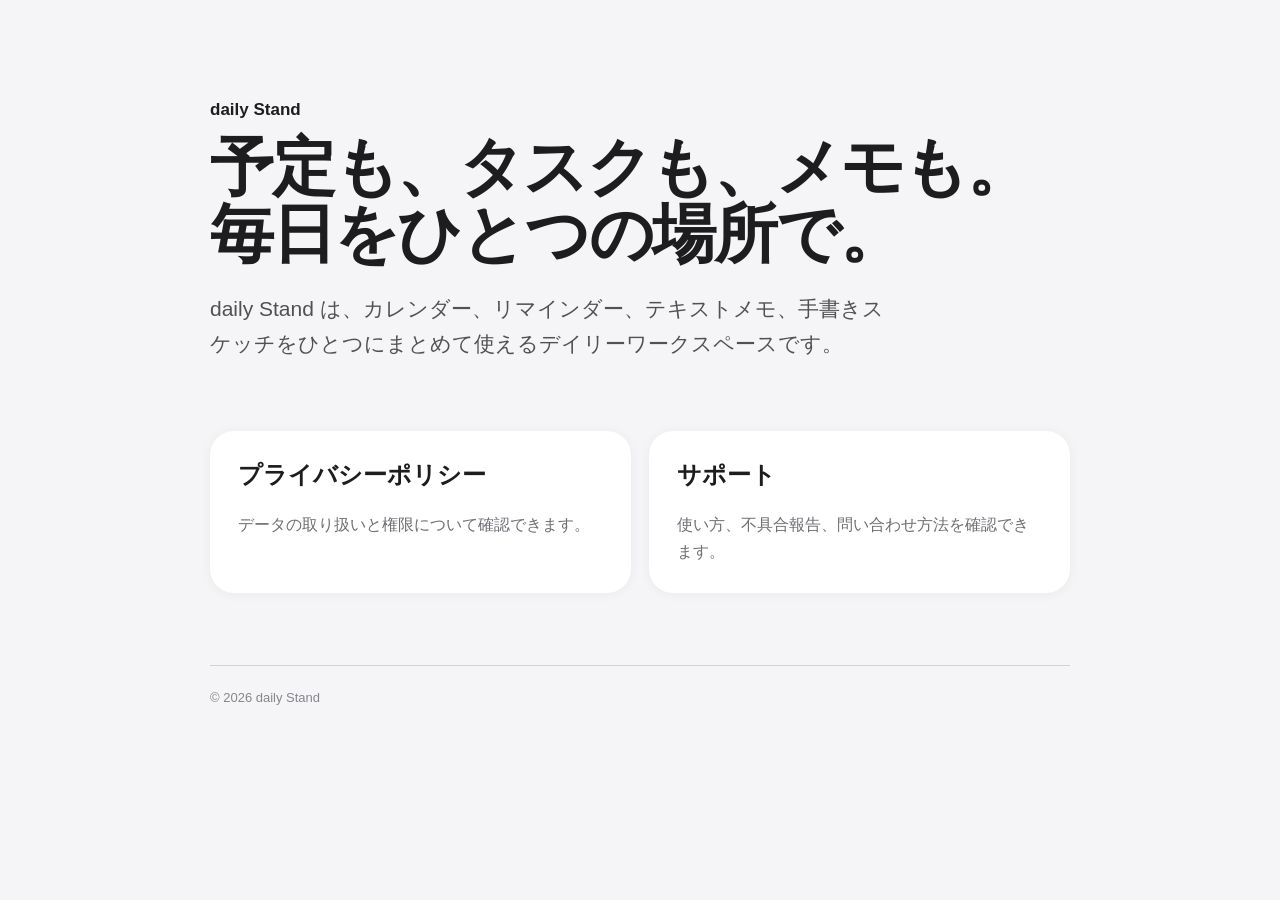
<file: index.html>
<!doctype html>
<html lang="ja">
<head>
  <meta charset="utf-8">
  <meta name="viewport" content="width=device-width,initial-scale=1">
  <title>daily Stand</title>
  <meta name="description" content="daily Stand - 予定・リマインダー・メモ・手書きをひとつにまとめるデイリーワークスペース">
  <link rel="stylesheet" href="styles.css">
</head>
<body>
  <main class="wrap">
    <header>
      <p class="eyebrow">daily Stand</p>
      <h1>予定も、タスクも、メモも。<br>毎日をひとつの場所で。</h1>
      <p class="lead">daily Stand は、カレンダー、リマインダー、テキストメモ、手書きスケッチをひとつにまとめて使えるデイリーワークスペースです。</p>
    </header>
    <section class="cards">
      <a class="card" href="privacy.html">
        <h2>プライバシーポリシー</h2>
        <p>データの取り扱いと権限について確認できます。</p>
      </a>
      <a class="card" href="support.html">
        <h2>サポート</h2>
        <p>使い方、不具合報告、問い合わせ方法を確認できます。</p>
      </a>
    </section>
    <footer>© 2026 daily Stand</footer>
  </main>
</body>
</html>
</file>
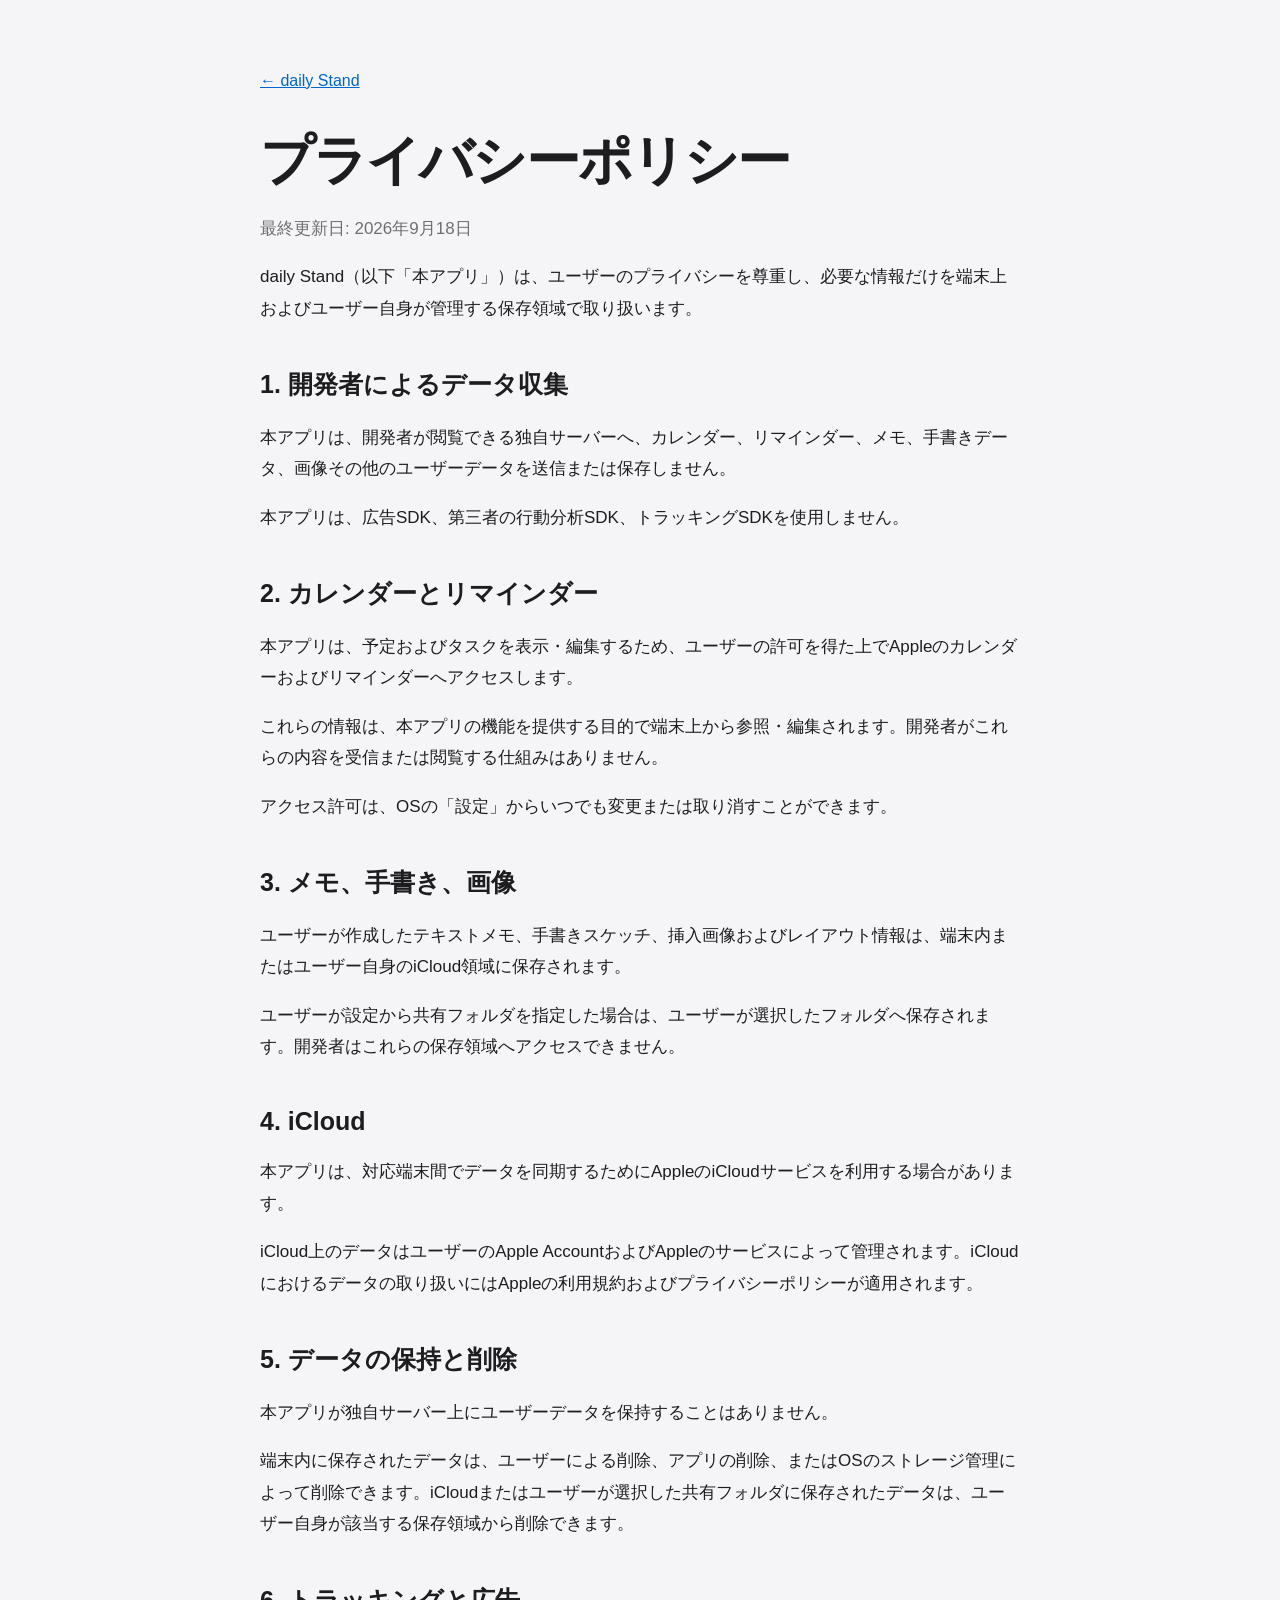
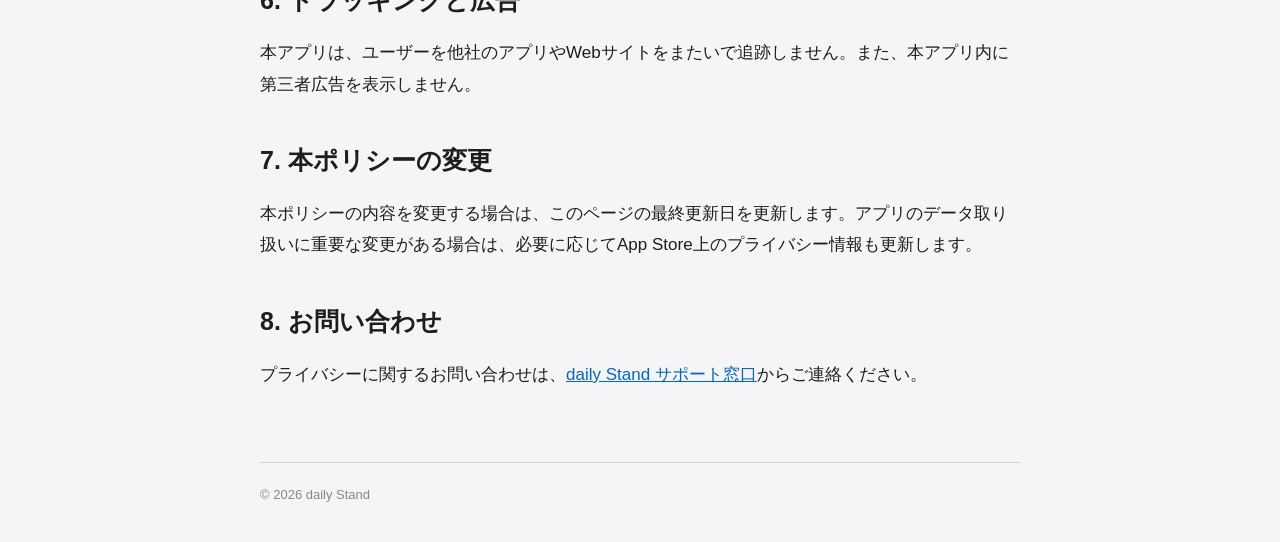
<file: privacy.html>
<!doctype html>
<html lang="ja">
<head>
  <meta charset="utf-8">
  <meta name="viewport" content="width=device-width,initial-scale=1">
  <title>プライバシーポリシー - daily Stand</title>
  <link rel="stylesheet" href="styles.css">
</head>
<body>
  <main class="wrap document">
    <nav><a href="index.html">← daily Stand</a></nav>
    <h1>プライバシーポリシー</h1>
    <p class="updated">最終更新日: 2026年9月18日</p>

    <p>daily Stand（以下「本アプリ」）は、ユーザーのプライバシーを尊重し、必要な情報だけを端末上およびユーザー自身が管理する保存領域で取り扱います。</p>

    <h2>1. 開発者によるデータ収集</h2>
    <p>本アプリは、開発者が閲覧できる独自サーバーへ、カレンダー、リマインダー、メモ、手書きデータ、画像その他のユーザーデータを送信または保存しません。</p>
    <p>本アプリは、広告SDK、第三者の行動分析SDK、トラッキングSDKを使用しません。</p>

    <h2>2. カレンダーとリマインダー</h2>
    <p>本アプリは、予定およびタスクを表示・編集するため、ユーザーの許可を得た上でAppleのカレンダーおよびリマインダーへアクセスします。</p>
    <p>これらの情報は、本アプリの機能を提供する目的で端末上から参照・編集されます。開発者がこれらの内容を受信または閲覧する仕組みはありません。</p>
    <p>アクセス許可は、OSの「設定」からいつでも変更または取り消すことができます。</p>

    <h2>3. メモ、手書き、画像</h2>
    <p>ユーザーが作成したテキストメモ、手書きスケッチ、挿入画像およびレイアウト情報は、端末内またはユーザー自身のiCloud領域に保存されます。</p>
    <p>ユーザーが設定から共有フォルダを指定した場合は、ユーザーが選択したフォルダへ保存されます。開発者はこれらの保存領域へアクセスできません。</p>

    <h2>4. iCloud</h2>
    <p>本アプリは、対応端末間でデータを同期するためにAppleのiCloudサービスを利用する場合があります。</p>
    <p>iCloud上のデータはユーザーのApple AccountおよびAppleのサービスによって管理されます。iCloudにおけるデータの取り扱いにはAppleの利用規約およびプライバシーポリシーが適用されます。</p>

    <h2>5. データの保持と削除</h2>
    <p>本アプリが独自サーバー上にユーザーデータを保持することはありません。</p>
    <p>端末内に保存されたデータは、ユーザーによる削除、アプリの削除、またはOSのストレージ管理によって削除できます。iCloudまたはユーザーが選択した共有フォルダに保存されたデータは、ユーザー自身が該当する保存領域から削除できます。</p>

    <h2>6. トラッキングと広告</h2>
    <p>本アプリは、ユーザーを他社のアプリやWebサイトをまたいで追跡しません。また、本アプリ内に第三者広告を表示しません。</p>

    <h2>7. 本ポリシーの変更</h2>
    <p>本ポリシーの内容を変更する場合は、このページの最終更新日を更新します。アプリのデータ取り扱いに重要な変更がある場合は、必要に応じてApp Store上のプライバシー情報も更新します。</p>

    <h2>8. お問い合わせ</h2>
    <p>プライバシーに関するお問い合わせは、<a href="https://github.com/rn16-design/daily-stand/issues">daily Stand サポート窓口</a>からご連絡ください。</p>

    <footer>© 2026 daily Stand</footer>
  </main>
</body>
</html>
</file>
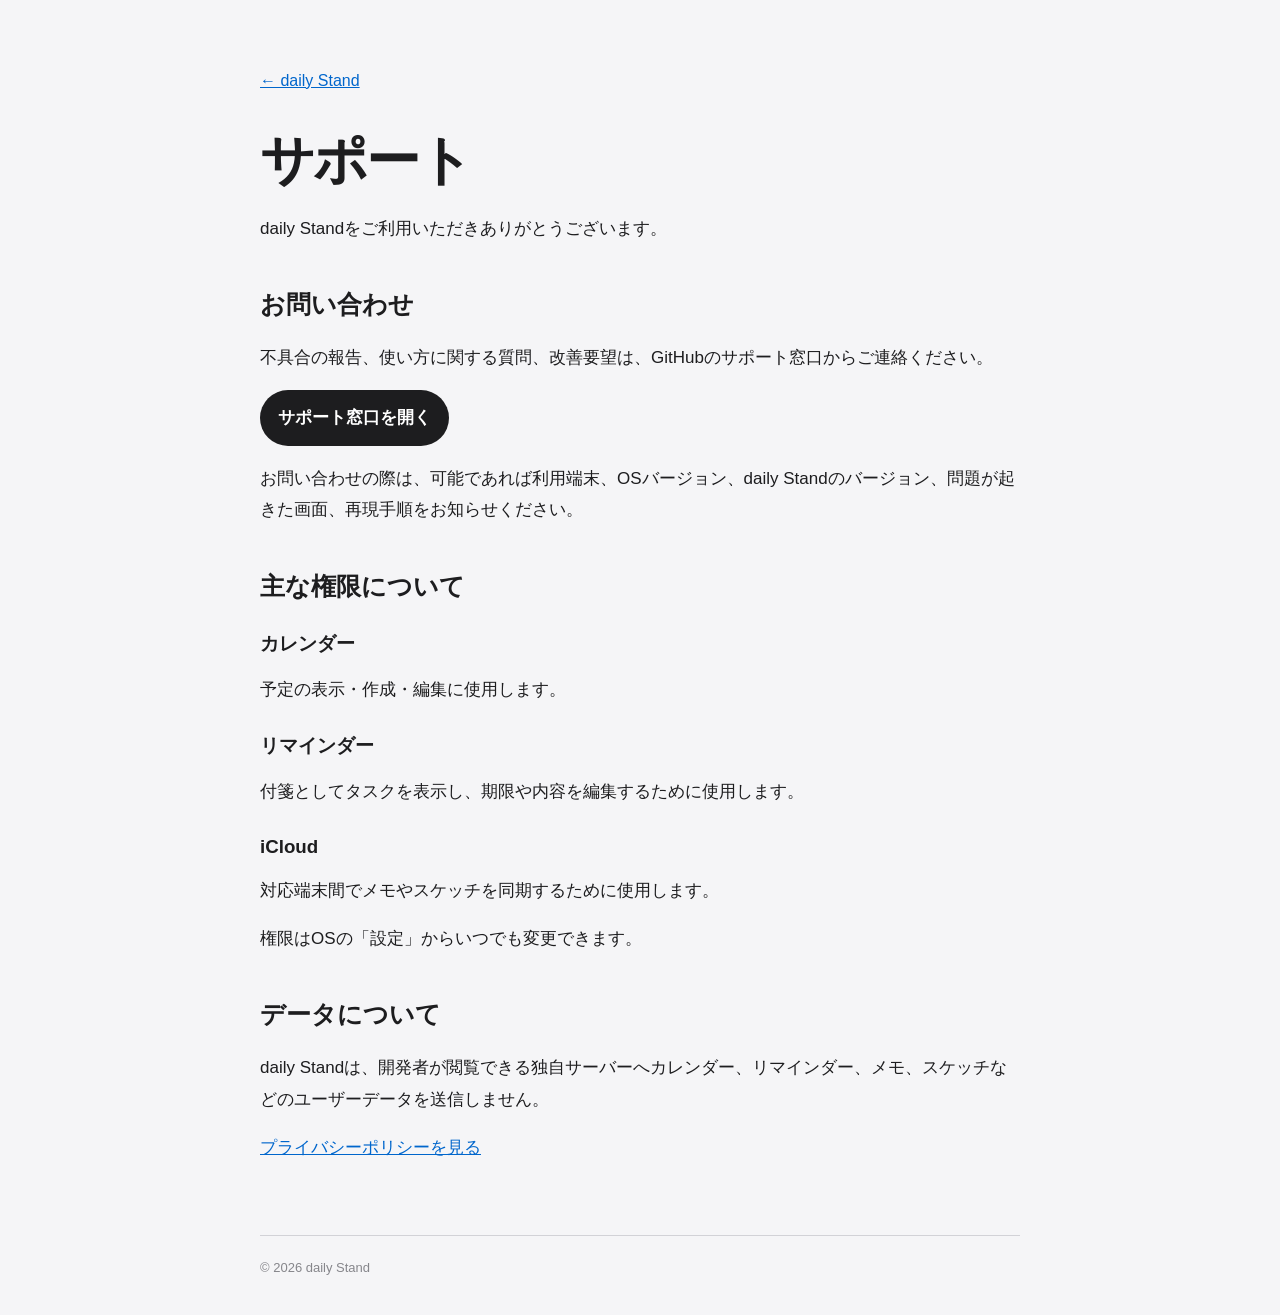
<file: support.html>
<!doctype html>
<html lang="ja">
<head>
  <meta charset="utf-8">
  <meta name="viewport" content="width=device-width,initial-scale=1">
  <title>サポート - daily Stand</title>
  <link rel="stylesheet" href="styles.css">
</head>
<body>
  <main class="wrap document">
    <nav><a href="index.html">← daily Stand</a></nav>
    <h1>サポート</h1>
    <p>daily Standをご利用いただきありがとうございます。</p>

    <h2>お問い合わせ</h2>
    <p>不具合の報告、使い方に関する質問、改善要望は、GitHubのサポート窓口からご連絡ください。</p>
    <p><a class="button" href="https://github.com/rn16-design/daily-stand/issues">サポート窓口を開く</a></p>
    <p>お問い合わせの際は、可能であれば利用端末、OSバージョン、daily Standのバージョン、問題が起きた画面、再現手順をお知らせください。</p>

    <h2>主な権限について</h2>
    <h3>カレンダー</h3>
    <p>予定の表示・作成・編集に使用します。</p>
    <h3>リマインダー</h3>
    <p>付箋としてタスクを表示し、期限や内容を編集するために使用します。</p>
    <h3>iCloud</h3>
    <p>対応端末間でメモやスケッチを同期するために使用します。</p>
    <p>権限はOSの「設定」からいつでも変更できます。</p>

    <h2>データについて</h2>
    <p>daily Standは、開発者が閲覧できる独自サーバーへカレンダー、リマインダー、メモ、スケッチなどのユーザーデータを送信しません。</p>
    <p><a href="privacy.html">プライバシーポリシーを見る</a></p>

    <footer>© 2026 daily Stand</footer>
  </main>
</body>
</html>
</file>
<file: styles.css>
:root {
  color-scheme: light dark;
  font-family: -apple-system, BlinkMacSystemFont, "Helvetica Neue", "Hiragino Sans", sans-serif;
  background: #f5f5f7;
  color: #1d1d1f;
}
* { box-sizing: border-box; }
body { margin: 0; background: #f5f5f7; color: #1d1d1f; }
.wrap { width: min(860px, calc(100% - 40px)); margin: 0 auto; padding: 72px 0 40px; }
header { padding: 28px 0 48px; }
.eyebrow { font-size: 17px; font-weight: 700; margin: 0 0 14px; }
h1 { font-size: clamp(38px, 7vw, 64px); line-height: 1.05; letter-spacing: -0.035em; margin: 0 0 24px; }
.lead { max-width: 680px; font-size: 21px; line-height: 1.65; color: #515154; }
.cards { display: grid; grid-template-columns: repeat(2, 1fr); gap: 18px; }
.card { display: block; padding: 28px; border-radius: 24px; background: #fff; color: inherit; text-decoration: none; box-shadow: 0 1px 12px rgba(0,0,0,.05); }
.card h2 { margin-top: 0; }
.card p { color: #6e6e73; line-height: 1.7; margin-bottom: 0; }
.document { max-width: 760px; }
.document nav { margin-bottom: 42px; }
.document h1 { font-size: clamp(38px, 7vw, 54px); }
.document h2 { margin-top: 44px; font-size: 25px; }
.document h3 { margin: 28px 0 8px; }
.document p, .document li { font-size: 17px; line-height: 1.85; }
.updated { color: #6e6e73; }
a { color: #0066cc; }
.button { display: inline-block; padding: 12px 18px; border-radius: 999px; background: #1d1d1f; color: #fff; text-decoration: none; font-weight: 600; }
footer { margin-top: 72px; padding-top: 24px; border-top: 1px solid #d2d2d7; color: #86868b; font-size: 13px; }
@media (max-width: 640px) {
  .wrap { width: min(100% - 28px, 860px); padding-top: 38px; }
  .cards { grid-template-columns: 1fr; }
}
@media (prefers-color-scheme: dark) {
  :root, body { background: #111; color: #f5f5f7; }
  .lead, .card p, .updated { color: #a1a1a6; }
  .card { background: #1c1c1e; box-shadow: none; }
  .button { background: #f5f5f7; color: #111; }
  footer { border-color: #3a3a3c; }
}
</file>
